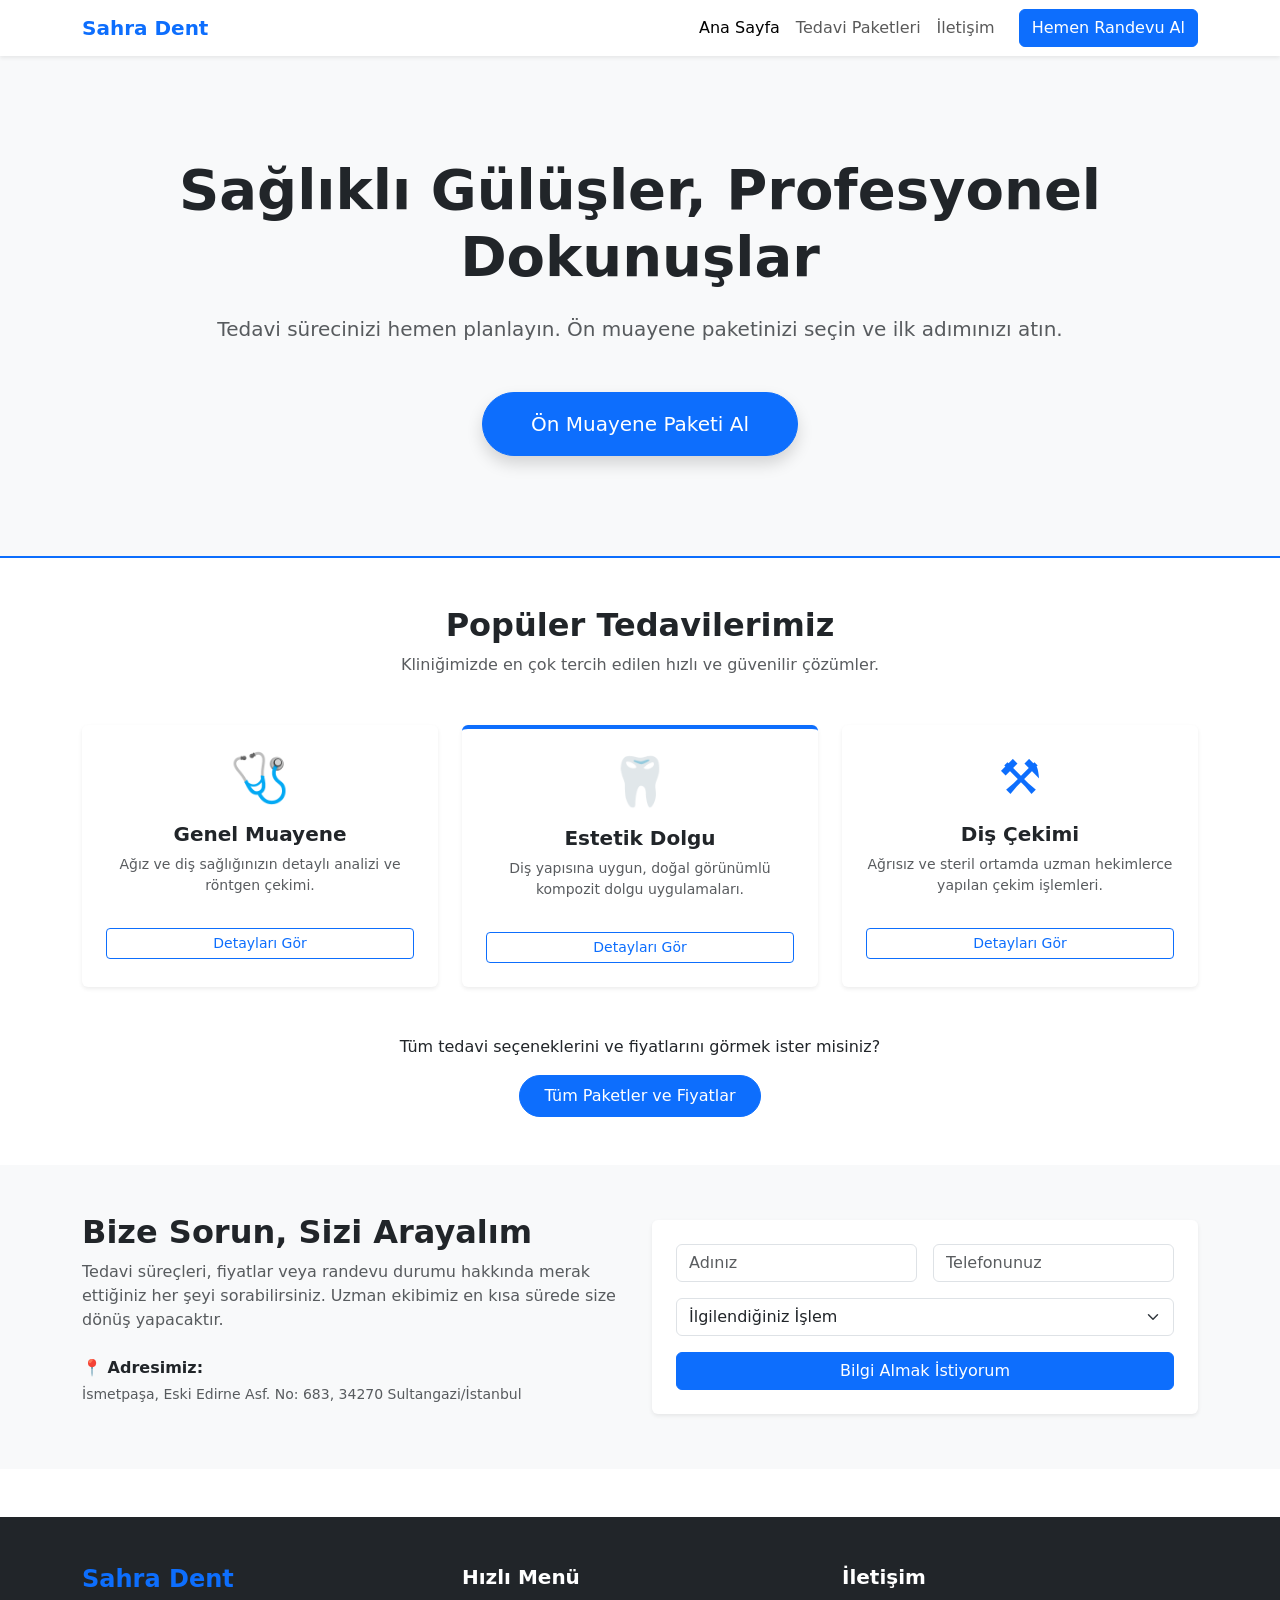
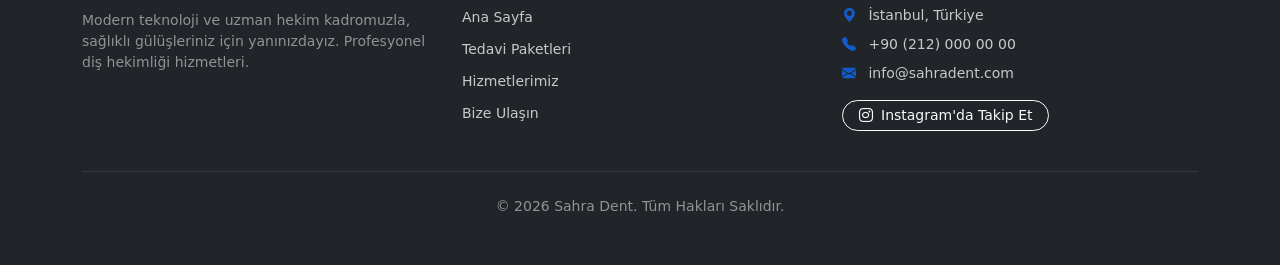
<file: SahraDent-main/index.html>
<!DOCTYPE html>
<html lang="tr">
<head>
    <meta charset="UTF-8">
    <meta name="viewport" content="width=device-width, initial-scale=1.0">
    <title>Modern Diş Kliniği | Ön Muayene ve Tedavi Paketleri</title>
    <link href="https://cdn.jsdelivr.net/npm/bootstrap@5.3.0/dist/css/bootstrap.min.css" rel="stylesheet">
    <link rel="stylesheet" href="https://cdn.jsdelivr.net/npm/bootstrap-icons@1.11.1/font/bootstrap-icons.css">
    <link rel="stylesheet" href="https://cdn.jsdelivr.net/npm/bootstrap-icons@1.11.3/font/bootstrap-icons.min.css">
    <link rel="stylesheet" href="css/style.css">

</head>
<body>

    <nav class="navbar navbar-expand-lg navbar-light bg-white sticky-top shadow-sm">
        <div class="container">
            <a class="navbar-brand fw-bold text-primary" href="#">Sahra Dent</a>
            <button class="navbar-toggler" type="button" data-bs-toggle="collapse" data-bs-target="#navbarNav">
                <span class="navbar-toggler-icon"></span>
            </button>
            <div class="collapse navbar-collapse" id="navbarNav">
                <ul class="navbar-nav ms-auto">
                    <li class="nav-item"><a class="nav-link active" href="#">Ana Sayfa</a></li>
                    <li class="nav-item"><a class="nav-link" href="fiyatlar.html">Tedavi Paketleri</a></li>
                    <li class="nav-item"><a class="nav-link" href="#iletisim">İletişim</a></li>
                </ul>
                <a href="#randevu" class="btn btn-primary ms-lg-3">Hemen Randevu Al</a>
            </div>
        </div>
    </nav>

    <section class="hero-section text-center">
        <div class="container">
            <h1 class="display-4 fw-bold mb-4">Sağlıklı Gülüşler, Profesyonel Dokunuşlar</h1>
            <p class="lead mb-5 text-muted">Tedavi sürecinizi hemen planlayın. Ön muayene paketinizi seçin ve ilk adımınızı atın.</p>
            <a href="#paketler" class="btn btn-primary btn-lg px-5 py-3 rounded-pill shadow">Ön Muayene Paketi Al</a>
        </div>
    </section>

    <section id="one-cikanlar" class="py-5 bg-white">
    <div class="container">
        <div class="text-center mb-5">
            <h2 class="fw-bold">Popüler Tedavilerimiz</h2>
            <p class="text-muted">Kliniğimizde en çok tercih edilen hızlı ve güvenilir çözümler.</p>
        </div>
        
        <div class="row g-4">
            <div class="col-md-4">
                <div class="card h-100 border-0 shadow-sm p-4 text-center">
                    <div class="mb-3">
                        <span class="display-5 text-primary">🩺</span>
                    </div>
                    <h5 class="fw-bold">Genel Muayene</h5>
                    <p class="text-muted small">Ağız ve diş sağlığınızın detaylı analizi ve röntgen çekimi.</p>
                    <a href="#paketler" class="btn btn-outline-primary btn-sm mt-3">Detayları Gör</a>
                </div>
            </div>

            <div class="col-md-4">
                <div class="card h-100 border-0 shadow-sm p-4 text-center border-top border-primary border-4">
                    <div class="mb-3">
                        <span class="display-5 text-primary">🦷</span>
                    </div>
                    <h5 class="fw-bold">Estetik Dolgu</h5>
                    <p class="text-muted small">Diş yapısına uygun, doğal görünümlü kompozit dolgu uygulamaları.</p>
                    <a href="#paketler" class="btn btn-outline-primary btn-sm mt-3">Detayları Gör</a>
                </div>
            </div>

            <div class="col-md-4">
                <div class="card h-100 border-0 shadow-sm p-4 text-center">
                    <div class="mb-3">
                        <span class="display-5 text-primary">⚒️</span>
                    </div>
                    <h5 class="fw-bold">Diş Çekimi</h5>
                    <p class="text-muted small">Ağrısız ve steril ortamda uzman hekimlerce yapılan çekim işlemleri.</p>
                    <a href="#paketler" class="btn btn-outline-primary btn-sm mt-3">Detayları Gör</a>
                </div>
            </div>
        </div>

        <div class="text-center mt-5">
            <p>Tüm tedavi seçeneklerini ve fiyatlarını görmek ister misiniz?</p>
            <a href="fiyatlar.html" class="btn btn-primary px-4 py-2 rounded-pill">Tüm Paketler ve Fiyatlar</a>
        </div>
    </div>
</section>

<section id="iletisim" class="py-5 bg-light">
    <div class="container">
        <div class="row align-items-center">
            <div class="col-md-6 mb-4 mb-md-0">
                <h2 class="fw-bold">Bize Sorun, Sizi Arayalım</h2>
                <p class="text-muted">Tedavi süreçleri, fiyatlar veya randevu durumu hakkında merak ettiğiniz her şeyi sorabilirsiniz. Uzman ekibimiz en kısa sürede size dönüş yapacaktır.</p>
                <div class="mt-4">
                    <p class="mb-1 fw-bold">📍 Adresimiz:</p>
                    <p class="text-muted small"> İsmetpaşa, Eski Edirne Asf. No: 683, 34270 Sultangazi/İstanbul</p>
                </div>
            </div>
            <div class="col-md-6">
                <form action="https://formspree.io/f/SENIN_ID" method="POST" class="bg-white p-4 rounded shadow-sm">
                    <div class="row g-3">
                        <div class="col-md-6">
                            <input type="text" name="Ad" class="form-control" placeholder="Adınız" required>
                        </div>
                        <div class="col-md-6">
                            <input type="tel" name="Telefon" class="form-control" placeholder="Telefonunuz" required>
                        </div>
                        <div class="col-12">
                            <select name="Hizmet" class="form-select">
                                <option selected disabled>İlgilendiğiniz İşlem</option>
                                <option value="Genel Muayene">Genel Muayene</option>
                                <option value="Estetik Dolgu">Estetik Dolgu</option>
                                <option value="Diş Çekimi">Diş Çekimi</option>
                            </select>
                        </div>
                        <div class="col-12">
                            <button type="submit" class="btn btn-primary w-100">Bilgi Almak İstiyorum</button>
                        </div>
                    </div>
                </form>
            </div>
        </div>
    </div>
</section>

<footer class="bg-dark text-white py-5 mt-5">
    <div class="container">
        <div class="row g-4 text-center text-md-start">
            
            <div class="col-md-4">
                <h4 class="fw-bold text-primary mb-3">Sahra Dent</h4>
                <p class="text-white-50 small">
                    Modern teknoloji ve uzman hekim kadromuzla, sağlıklı gülüşleriniz için yanınızdayız. Profesyonel diş hekimliği hizmetleri.
                </p>
            </div>

            <div class="col-md-4">
                <h5 class="mb-3 fw-bold">Hızlı Menü</h5>
                <ul class="list-unstyled p-0">
                    <li class="mb-2"><a href="#" class="text-white text-decoration-none small opacity-75">Ana Sayfa</a></li>
                    <li class="mb-2"><a href="#paketler" class="text-white text-decoration-none small opacity-75">Tedavi Paketleri</a></li>
                    <li class="mb-2"><a href="#hizmetler" class="text-white text-decoration-none small opacity-75">Hizmetlerimiz</a></li>
                    <li class="mb-2"><a href="#iletisim" class="text-white text-decoration-none small opacity-75">Bize Ulaşın</a></li>
                </ul>
            </div>

            <div class="col-md-4">
                <h5 class="mb-3 fw-bold">İletişim</h5>
                <p class="text-white opacity-75 small mb-2"><i class="bi bi-geo-alt-fill me-2 text-primary"></i> İstanbul, Türkiye</p>
                <p class="text-white opacity-75 small mb-2"><i class="bi bi-telephone-fill me-2 text-primary"></i> +90 (212) 000 00 00</p>
                <p class="text-white opacity-75 small mb-2"><i class="bi bi-envelope-fill me-2 text-primary"></i> info@sahradent.com</p>
                <p class="mt-3">
                    <a href="https://www.instagram.com/sahradent" target="_blank" class="btn btn-outline-light btn-sm rounded-pill px-3">
                        <i class="bi bi-instagram me-2"></i>Instagram'da Takip Et
                    </a>
                </p>
            </div>

        </div>

        <hr class="my-4 border-secondary opacity-25">

        <div class="row">
            <div class="col text-center">
                <p class="mb-0 text-white-50 small">&copy; 2026 Sahra Dent. Tüm Hakları Saklıdır.</p>
            </div>
        </div>
    </div>
</footer>
    <script src="https://cdn.jsdelivr.net/npm/bootstrap@5.3.0/dist/js/bootstrap.bundle.min.js"></script>
</body>

</html>
</file>
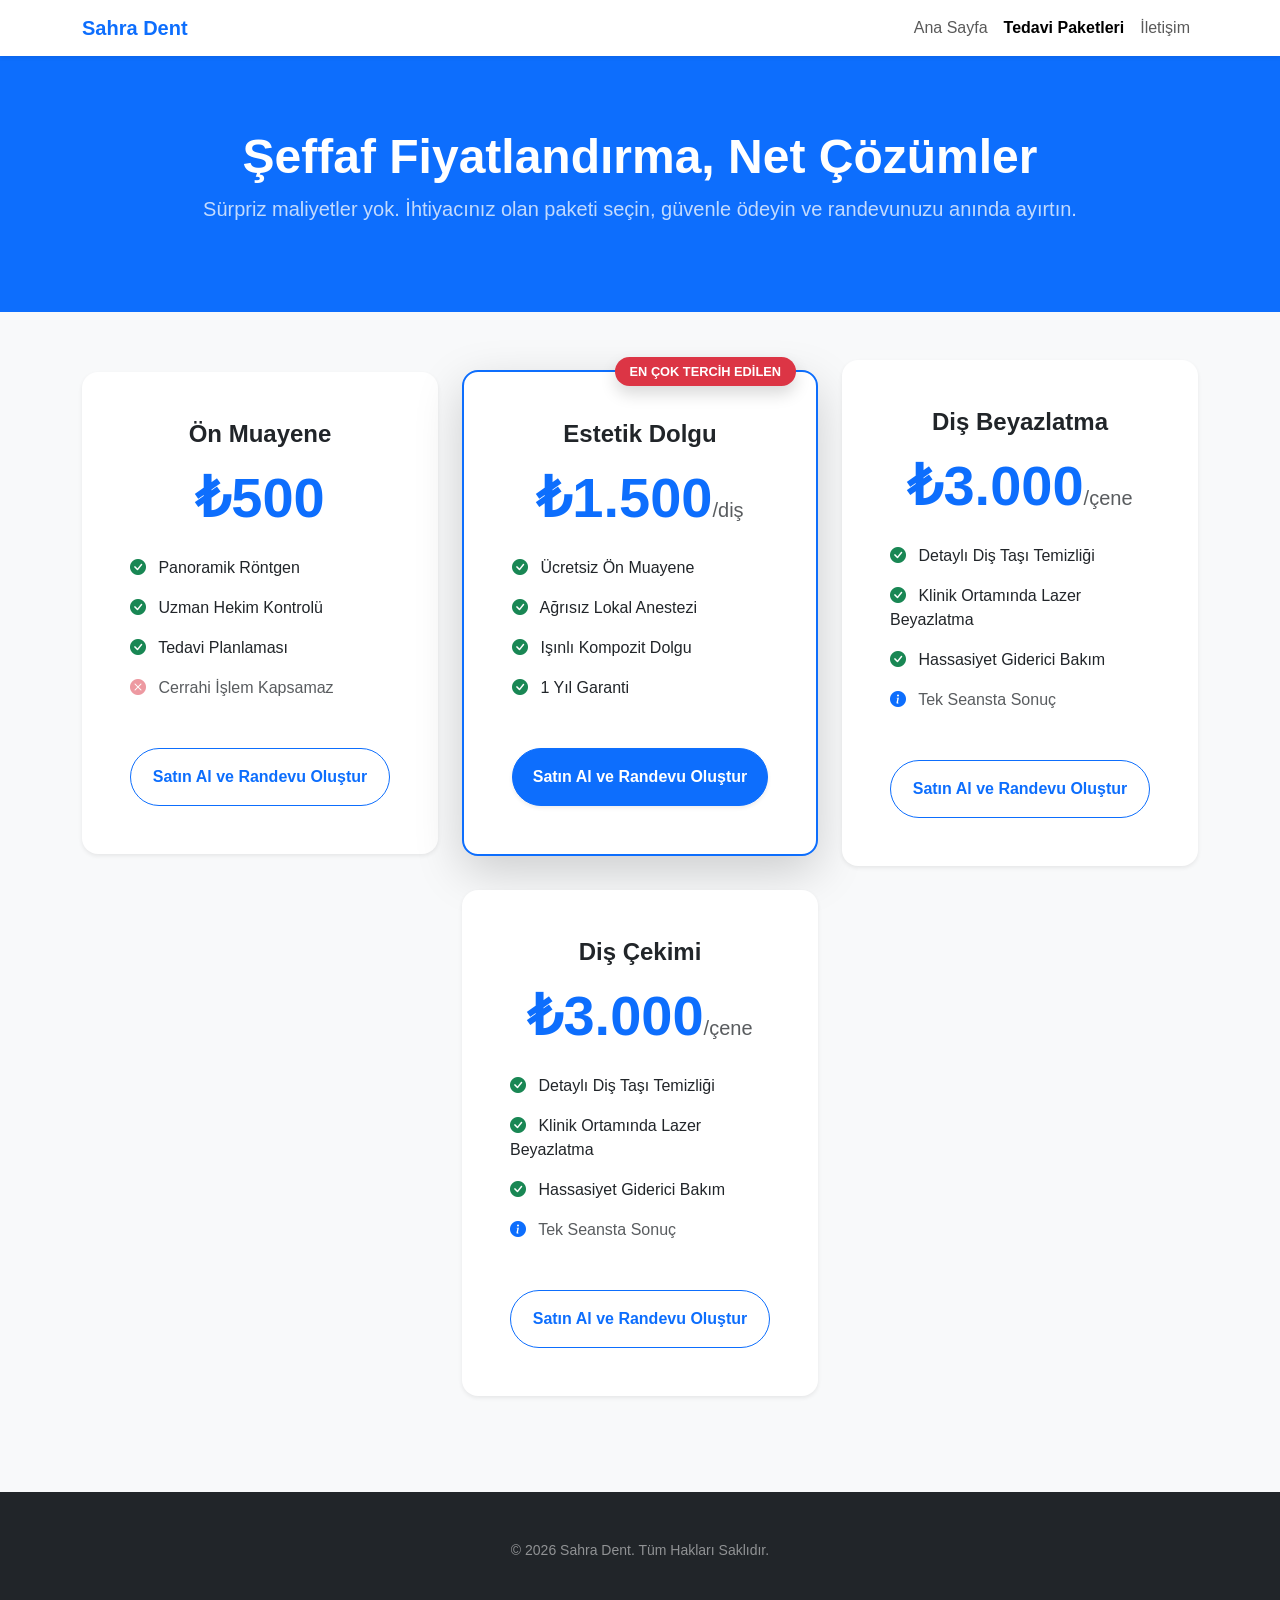
<file: SahraDent-main/fiyatlar.html>
<!DOCTYPE html>
<html lang="tr">
<head>
    <meta charset="UTF-8">
    <meta name="viewport" content="width=device-width, initial-scale=1.0">
    <title>Sahra Dent | Tedavi Paketleri ve Fiyatlar</title>
    <link href="https://cdn.jsdelivr.net/npm/bootstrap@5.3.0/dist/css/bootstrap.min.css" rel="stylesheet">
    <link rel="stylesheet" href="https://cdn.jsdelivr.net/npm/bootstrap-icons@1.11.3/font/bootstrap-icons.min.css">
    <style>
        body { font-family: 'Segoe UI', Tahoma, Geneva, Verdana, sans-serif; background-color: #f8f9fa; }
        .pricing-card { transition: transform 0.3s; border: none; border-radius: 1rem; }
        .pricing-card:hover { transform: translateY(-10px); }
        .popular-badge { position: absolute; top: -15px; right: 20px; background: #dc3545; color: white; padding: 5px 15px; border-radius: 20px; font-weight: bold; font-size: 0.8rem; shadow-sm; }
    </style>
</head>
<body>

    <nav class="navbar navbar-expand-lg navbar-light bg-white sticky-top shadow-sm">
        <div class="container">
            <a class="navbar-brand fw-bold text-primary" href="index.html">Sahra Dent</a>
            <button class="navbar-toggler" type="button" data-bs-toggle="collapse" data-bs-target="#navbarNav">
                <span class="navbar-toggler-icon"></span>
            </button>
            <div class="collapse navbar-collapse" id="navbarNav">
                <ul class="navbar-nav ms-auto">
                    <li class="nav-item"><a class="nav-link" href="index.html">Ana Sayfa</a></li>
                    <li class="nav-item"><a class="nav-link active fw-bold" href="#">Tedavi Paketleri</a></li>
                    <li class="nav-item"><a class="nav-link" href="index.html#iletisim">İletişim</a></li>
                </ul>
            </div>
        </div>
    </nav>

    <section class="bg-primary text-white py-5 text-center">
        <div class="container py-4">
            <h1 class="display-5 fw-bold">Şeffaf Fiyatlandırma, Net Çözümler</h1>
            <p class="lead opacity-75">Sürpriz maliyetler yok. İhtiyacınız olan paketi seçin, güvenle ödeyin ve randevunuzu anında ayırtın.</p>
        </div>
    </section>

    <section class="py-5">
        <div class="container">
            <div class="row g-4 align-items-center justify-content-center">
                
                <div class="col-lg-4 col-md-6">
                    <div class="card pricing-card shadow-sm h-100">
                        <div class="card-body p-5 text-center">
                            <h4 class="fw-bold mb-3">Ön Muayene</h4>
                            <h2 class="display-4 fw-bold text-primary mb-4">₺500</h2>
                            <ul class="list-unstyled text-start mb-5">
                                <li class="mb-3"><i class="bi bi-check-circle-fill text-success me-2"></i> Panoramik Röntgen</li>
                                <li class="mb-3"><i class="bi bi-check-circle-fill text-success me-2"></i> Uzman Hekim Kontrolü</li>
                                <li class="mb-3"><i class="bi bi-check-circle-fill text-success me-2"></i> Tedavi Planlaması</li>
                                <li class="mb-3 text-muted"><i class="bi bi-x-circle-fill text-danger me-2 opacity-50"></i> Cerrahi İşlem Kapsamaz</li>
                            </ul>
                            <a href="#" class="btn btn-outline-primary w-100 py-3 fw-bold rounded-pill">Satın Al ve Randevu Oluştur</a>
                        </div>
                    </div>
                </div>

                <div class="col-lg-4 col-md-6">
                    <div class="card pricing-card shadow-lg h-100 border border-primary border-2 position-relative">
                        <span class="popular-badge shadow">EN ÇOK TERCİH EDİLEN</span>
                        <div class="card-body p-5 text-center">
                            <h4 class="fw-bold mb-3">Estetik Dolgu</h4>
                            <h2 class="display-4 fw-bold text-primary mb-4">₺1.500<span class="fs-5 text-muted fw-normal">/diş</span></h2>
                            <ul class="list-unstyled text-start mb-5">
                                <li class="mb-3"><i class="bi bi-check-circle-fill text-success me-2"></i> Ücretsiz Ön Muayene</li>
                                <li class="mb-3"><i class="bi bi-check-circle-fill text-success me-2"></i> Ağrısız Lokal Anestezi</li>
                                <li class="mb-3"><i class="bi bi-check-circle-fill text-success me-2"></i> Işınlı Kompozit Dolgu</li>
                                <li class="mb-3"><i class="bi bi-check-circle-fill text-success me-2"></i> 1 Yıl Garanti</li>
                            </ul>
                            <a href="#" class="btn btn-primary w-100 py-3 fw-bold rounded-pill shadow-sm">Satın Al ve Randevu Oluştur</a>
                        </div>
                    </div>
                </div>

                <div class="col-lg-4 col-md-6">
                    <div class="card pricing-card shadow-sm h-100">
                        <div class="card-body p-5 text-center">
                            <h4 class="fw-bold mb-3">Diş Beyazlatma</h4>
                            <h2 class="display-4 fw-bold text-primary mb-4">₺3.000<span class="fs-5 text-muted fw-normal">/çene</span></h2>
                            <ul class="list-unstyled text-start mb-5">
                                <li class="mb-3"><i class="bi bi-check-circle-fill text-success me-2"></i> Detaylı Diş Taşı Temizliği</li>
                                <li class="mb-3"><i class="bi bi-check-circle-fill text-success me-2"></i> Klinik Ortamında Lazer Beyazlatma</li>
                                <li class="mb-3"><i class="bi bi-check-circle-fill text-success me-2"></i> Hassasiyet Giderici Bakım</li>
                                <li class="mb-3 text-muted"><i class="bi bi-info-circle-fill text-primary me-2"></i> Tek Seansta Sonuç</li>
                            </ul>
                            <a href="#" class="btn btn-outline-primary w-100 py-3 fw-bold rounded-pill">Satın Al ve Randevu Oluştur</a>
                        </div>
                    </div>
                </div>
                
                                <div class="col-lg-4 col-md-6">
                    <div class="card pricing-card shadow-sm h-100">
                        <div class="card-body p-5 text-center">
                            <h4 class="fw-bold mb-3">Diş Çekimi</h4>
                            <h2 class="display-4 fw-bold text-primary mb-4">₺3.000<span class="fs-5 text-muted fw-normal">/çene</span></h2>
                            <ul class="list-unstyled text-start mb-5">
                                <li class="mb-3"><i class="bi bi-check-circle-fill text-success me-2"></i> Detaylı Diş Taşı Temizliği</li>
                                <li class="mb-3"><i class="bi bi-check-circle-fill text-success me-2"></i> Klinik Ortamında Lazer Beyazlatma</li>
                                <li class="mb-3"><i class="bi bi-check-circle-fill text-success me-2"></i> Hassasiyet Giderici Bakım</li>
                                <li class="mb-3 text-muted"><i class="bi bi-info-circle-fill text-primary me-2"></i> Tek Seansta Sonuç</li>
                            </ul>
                            <a href="#" class="btn btn-outline-primary w-100 py-3 fw-bold rounded-pill">Satın Al ve Randevu Oluştur</a>
                        </div>
                    </div>
                </div>

            </div>
        </div>
    </section>

    <footer class="bg-dark text-white py-5 mt-5">
        <div class="container text-center">
            <p class="mb-0 text-white-50 small">&copy; 2026 Sahra Dent. Tüm Hakları Saklıdır.</p>
        </div>
    </footer>

    <script src="https://cdn.jsdelivr.net/npm/bootstrap@5.3.0/dist/js/bootstrap.bundle.min.js"></script>
</body>
</html>
</file>
<file: SahraDent-main/css/style.css>
<style>
        /* Sitenin Hızlı Açılması İçin Temel ve Hafif CSS */
        body { font-family: 'Segoe UI', Tahoma, Geneva, Verdana, sans-serif; }
        .hero-section {
            /*  optimize  bir klinik görseli (WebP formatında) eklenicek tercihe bağlı olarak */
            background-color: #f8f9fa; 
            padding: 100px 0;
            border-bottom: 2px solid #0d6efd;
        }
        .service-card {
            transition: transform 0.3s ease, box-shadow 0.3s ease;
            border: none;
            background: #ffffff;
            box-shadow: 0 4px 6px rgba(0,0,0,0.05);
        }
        .service-card:hover {
            transform: translateY(-5px);
            box-shadow: 0 10px 15px rgba(0,0,0,0.1);
        }
        html { scroll-behavior: smooth; }
    </style>
</file>
